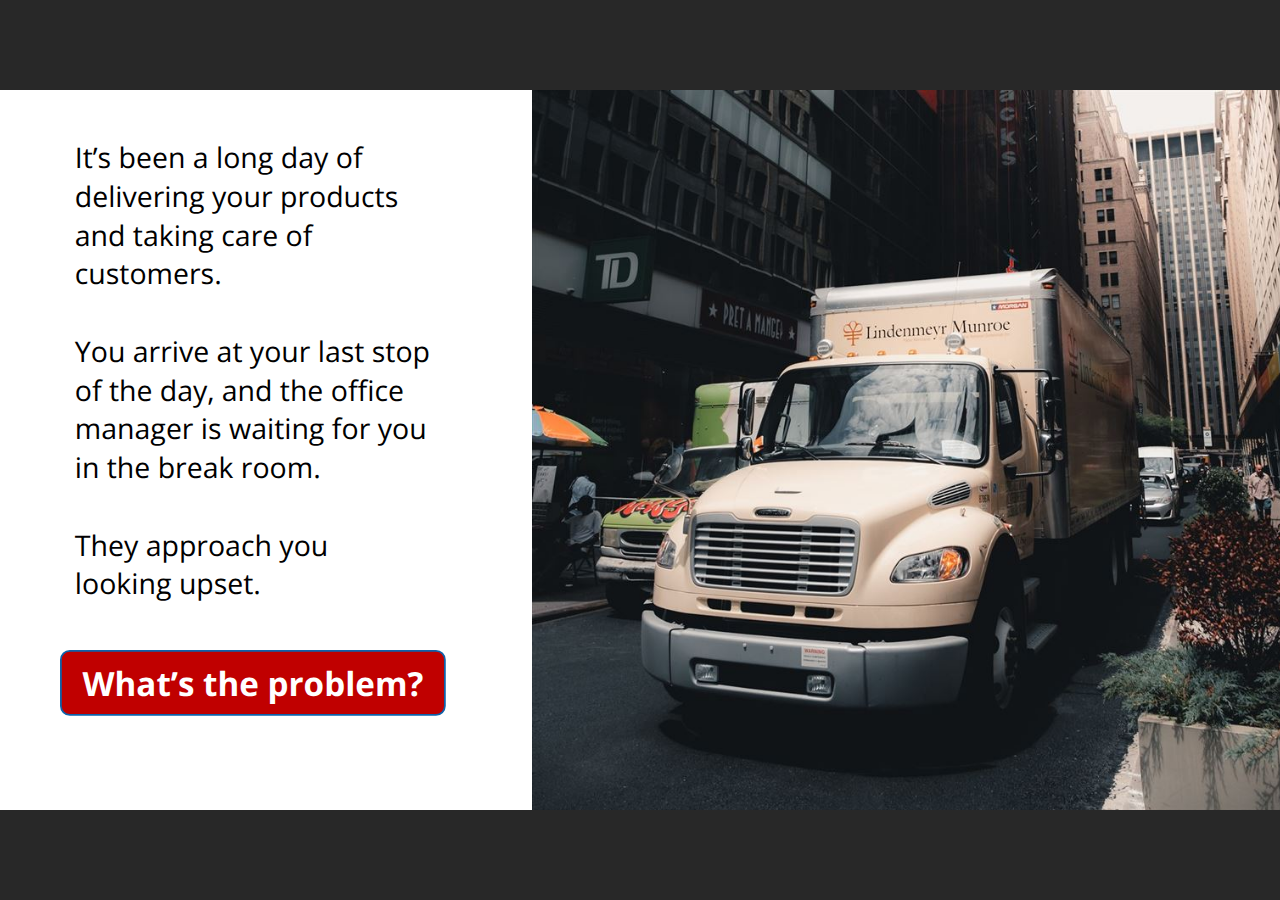
<file: index.html>
<!doctype html>
<html lang="en-US">
<head>
  <meta charset="utf-8">
  <!-- Created using Storyline 360 - http://www.articulate.com  -->
  <!-- version: 3.54.25674.0 -->
  <title>Customer Scenario</title>
  <meta http-equiv="x-ua-compatible" content="IE=edge"/>
  <meta name="viewport" content="width=device-width,initial-scale=1,user-scalable=no,shrink-to-fit=no,minimal-ui"/>
  <meta name="apple-mobile-web-app-capable" content="yes"/>
  <style>
    html, body { height: 100%; padding: 0; margin: 0 }
    #app { height: 100%; width: 100%; }
  </style>
  
  <script>window.THREE = { };</script>
</head>
<body style="background: #282828" class="cs-HTML theme-unified">
  <!-- 360 -->
  <script>!function(e){var i=/iPhone/i,o=/iPod/i,n=/iPad/i,t=/(?=.*\bAndroid\b)(?=.*\bMobile\b)/i,d=/Android/i,s=/(?=.*\bAndroid\b)(?=.*\bSD4930UR\b)/i,b=/(?=.*\bAndroid\b)(?=.*\b(?:KFOT|KFTT|KFJWI|KFJWA|KFSOWI|KFTHWI|KFTHWA|KFAPWI|KFAPWA|KFARWI|KFASWI|KFSAWI|KFSAWA)\b)/i,r=/IEMobile/i,h=/(?=.*\bWindows\b)(?=.*\bARM\b)/i,a=/BlackBerry/i,l=/BB10/i,p=/Opera Mini/i,f=/(CriOS|Chrome)(?=.*\bMobile\b)/i,u=/(?=.*\bFirefox\b)(?=.*\bMobile\b)/i,c=new RegExp("(?:Nexus 7|BNTV250|Kindle Fire|Silk|GT-P1000)","i"),w=function(e,i){return e.test(i)},A=function(e){var A=e||navigator.userAgent,v=A.split("[FBAN");if(void 0!==v[1]&&(A=v[0]),this.apple={phone:w(i,A),ipod:w(o,A),tablet:!w(i,A)&&w(n,A),device:w(i,A)||w(o,A)||w(n,A)},this.amazon={phone:w(s,A),tablet:!w(s,A)&&w(b,A),device:w(s,A)||w(b,A)},this.android={phone:w(s,A)||w(t,A),tablet:!w(s,A)&&!w(t,A)&&(w(b,A)||w(d,A)),device:w(s,A)||w(b,A)||w(t,A)||w(d,A)},this.windows={phone:w(r,A),tablet:w(h,A),device:w(r,A)||w(h,A)},this.other={blackberry:w(a,A),blackberry10:w(l,A),opera:w(p,A),firefox:w(u,A),chrome:w(f,A),device:w(a,A)||w(l,A)||w(p,A)||w(u,A)||w(f,A)},this.seven_inch=w(c,A),this.any=this.apple.device||this.android.device||this.windows.device||this.other.device||this.seven_inch,this.phone=this.apple.phone||this.android.phone||this.windows.phone,this.tablet=this.apple.tablet||this.android.tablet||this.windows.tablet,"undefined"==typeof window)return this},v=function(){var e=new A;return e.Class=A,e};"undefined"!=typeof module&&module.exports&&"undefined"==typeof window?module.exports=A:"undefined"!=typeof module&&module.exports&&"undefined"!=typeof window?module.exports=v():"function"==typeof define&&define.amd?define("isMobile",[],e.isMobile=v()):e.isMobile=v()}(this);
    window.isMobile.apple.tablet = window.isMobile.apple.tablet ||
      (navigator.platform === 'MacIntel' && navigator.maxTouchPoints > 1);
    window.isMobile.apple.device = window.isMobile.apple.device || window.isMobile.apple.tablet;
    window.isMobile.tablet = window.isMobile.tablet || window.isMobile.apple.tablet;
    window.isMobile.any = window.isMobile.any || window.isMobile.apple.tablet;
  </script>

  <div id="focus-sink" tabindex="-1"></div>

  <div id="preso"></div>
  <script>
    window.DS = {};
    window.globals = {
      DATA_PATH_BASE: '',
      HAS_FRAME: true,
      HAS_SLIDE: true,

      lmsPresent: false,
      tinCanPresent: false,
      cmi5Present: false,
      aoSupport: false,
      scale: 'noscale',
      captureRc: false,
      browserSize: 'optimal',
      bgColor: '#282828',
      features: 'ModernPlayerCustomBackground,MultipleQuizTracking',
      themeName: 'unified',
      preloaderColor: '#FFFFFF',
      suppressAnalytics: false,
      productChannel: 'stable',
      publishSource: 'storyline',
      aid: 'aid|861341f2-6086-4acf-bc2b-34cb2e4756c0',
      cid: '9d64092b-2c41-457f-a12b-f53a8be73038',
      playerVersion: '3.54.25674.0',
      maxIosVideoElements: 10,

      
      parseParams: function(qs) {
        if (window.globals.parsedParams != null) {
          return window.globals.parsedParams;
        }
        qs = (qs || window.location.search.substr(1)).split('+').join(' ');
        var params = {},
            tokens,
            re = /[?&]?([^=]+)=([^&]*)/g;

        while (tokens = re.exec(qs)) {
          params[decodeURIComponent(tokens[1]).trim()] =
            decodeURIComponent(tokens[2]).trim();
        }
        window.globals.parsedParams = params;
        return params;
      }

    };

    (function() {

      var classTypes = [ 'desktop', 'mobile', 'phone', 'tablet' ];

      var addDeviceClasses = function(prefix, testObj) {
        var curr, i;
        for (i = 0; i < classTypes.length; i++) {
          curr = classTypes[i];
          if (testObj[curr]) {
            document.body.classList.add(prefix + curr);
          }
        }
      };

      var params = window.globals.parseParams(),
          isDevicePreview = params.devicepreview === '1',
          isPhoneOverride = params.deviceType === 'phone' || (isDevicePreview && params.phone == '1'),
          isTabletOverride = (params.deviceType === 'tablet' || isDevicePreview) && !isPhoneOverride,
          isMobileOverride = isPhoneOverride || isTabletOverride;

      var deviceView = {
        desktop: !window.isMobile.any && !isMobileOverride,
        mobile: window.isMobile.any || isMobileOverride,
        phone: isPhoneOverride || (window.isMobile.phone && !isTabletOverride),
        tablet: isTabletOverride || window.isMobile.tablet
      };

      window.globals.deviceView = deviceView;
      window.isMobile.desktop = !window.isMobile.any;
      window.isMobile.mobile = window.isMobile.any;

      addDeviceClasses('view-', deviceView);

    })();
  </script>
  
  <script src='story_content/user.js' type=text/javascript></script>
  <div class="slide-loader"></div>

  <script>
    var doc = document, loader = doc.body.querySelector('.slide-loader'); [ 1, 2, 3 ].forEach(function(n) { var d = doc.createElement('div'); d.style.backgroundColor = window.globals.preloaderColor; d.classList.add('mobile-loader-dot'); d.classList.add('dot' + n); loader.appendChild(d); });
  </script>

  <div class="mobile-load-title-overlay" style="display: none">
    <div class="mobile-load-title">Customer Scenario</div>
  </div>

  <div class="mobile-chrome-warning"></div>

  <script>
    
    if (window.autoSpider && window.vInterfaceObject) {
      document.querySelector('.mobile-load-title-overlay').style.display = 'none';
    }
  </script>

  

  <link rel="stylesheet" href="html5/data/css/output.min.css" data-noprefix/>
</body>
<script src="html5/lib/scripts/bootstrapper.min.js"></script>
</html>
</file>
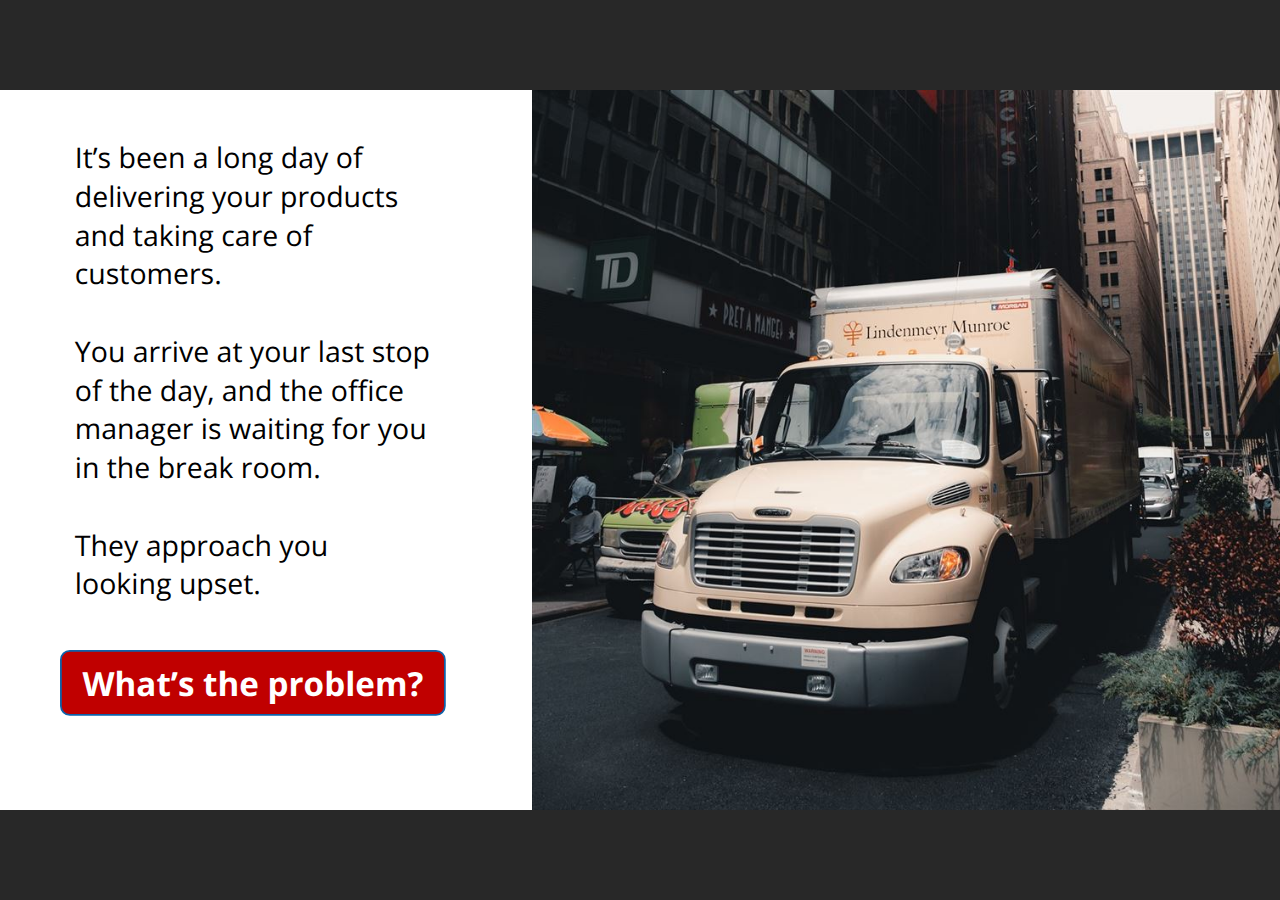
<file: index_lms.html>
<!doctype html>
<html lang="en-US">
<head>
  <meta charset="utf-8">
  <!-- Created using Storyline 360 - http://www.articulate.com  -->
  <!-- version: 3.54.25674.0 -->
  <title>Customer Scenario</title>
  <meta http-equiv="x-ua-compatible" content="IE=edge"/>
  <meta name="viewport" content="width=device-width,initial-scale=1,user-scalable=no,shrink-to-fit=no,minimal-ui"/>
  <meta name="apple-mobile-web-app-capable" content="yes"/>
  <style>
    html, body { height: 100%; padding: 0; margin: 0 }
    #app { height: 100%; width: 100%; }
  </style>
  <script src="lms/scormdriver.js" charset="utf-8"></script>
  <script>window.THREE = { };</script>
</head>
<body style="background: #282828" class="cs-HTML theme-unified">
  <!-- 360 -->
  <script>!function(e){var i=/iPhone/i,o=/iPod/i,n=/iPad/i,t=/(?=.*\bAndroid\b)(?=.*\bMobile\b)/i,d=/Android/i,s=/(?=.*\bAndroid\b)(?=.*\bSD4930UR\b)/i,b=/(?=.*\bAndroid\b)(?=.*\b(?:KFOT|KFTT|KFJWI|KFJWA|KFSOWI|KFTHWI|KFTHWA|KFAPWI|KFAPWA|KFARWI|KFASWI|KFSAWI|KFSAWA)\b)/i,r=/IEMobile/i,h=/(?=.*\bWindows\b)(?=.*\bARM\b)/i,a=/BlackBerry/i,l=/BB10/i,p=/Opera Mini/i,f=/(CriOS|Chrome)(?=.*\bMobile\b)/i,u=/(?=.*\bFirefox\b)(?=.*\bMobile\b)/i,c=new RegExp("(?:Nexus 7|BNTV250|Kindle Fire|Silk|GT-P1000)","i"),w=function(e,i){return e.test(i)},A=function(e){var A=e||navigator.userAgent,v=A.split("[FBAN");if(void 0!==v[1]&&(A=v[0]),this.apple={phone:w(i,A),ipod:w(o,A),tablet:!w(i,A)&&w(n,A),device:w(i,A)||w(o,A)||w(n,A)},this.amazon={phone:w(s,A),tablet:!w(s,A)&&w(b,A),device:w(s,A)||w(b,A)},this.android={phone:w(s,A)||w(t,A),tablet:!w(s,A)&&!w(t,A)&&(w(b,A)||w(d,A)),device:w(s,A)||w(b,A)||w(t,A)||w(d,A)},this.windows={phone:w(r,A),tablet:w(h,A),device:w(r,A)||w(h,A)},this.other={blackberry:w(a,A),blackberry10:w(l,A),opera:w(p,A),firefox:w(u,A),chrome:w(f,A),device:w(a,A)||w(l,A)||w(p,A)||w(u,A)||w(f,A)},this.seven_inch=w(c,A),this.any=this.apple.device||this.android.device||this.windows.device||this.other.device||this.seven_inch,this.phone=this.apple.phone||this.android.phone||this.windows.phone,this.tablet=this.apple.tablet||this.android.tablet||this.windows.tablet,"undefined"==typeof window)return this},v=function(){var e=new A;return e.Class=A,e};"undefined"!=typeof module&&module.exports&&"undefined"==typeof window?module.exports=A:"undefined"!=typeof module&&module.exports&&"undefined"!=typeof window?module.exports=v():"function"==typeof define&&define.amd?define("isMobile",[],e.isMobile=v()):e.isMobile=v()}(this);
    window.isMobile.apple.tablet = window.isMobile.apple.tablet ||
      (navigator.platform === 'MacIntel' && navigator.maxTouchPoints > 1);
    window.isMobile.apple.device = window.isMobile.apple.device || window.isMobile.apple.tablet;
    window.isMobile.tablet = window.isMobile.tablet || window.isMobile.apple.tablet;
    window.isMobile.any = window.isMobile.any || window.isMobile.apple.tablet;
  </script>

  <div id="focus-sink" tabindex="-1"></div>

  <div id="preso"></div>
  <script>
    window.DS = {};
    window.globals = {
      DATA_PATH_BASE: '',
      HAS_FRAME: true,
      HAS_SLIDE: true,

      lmsPresent: true,
      tinCanPresent: false,
      cmi5Present: false,
      aoSupport: false,
      scale: 'noscale',
      captureRc: false,
      browserSize: 'optimal',
      bgColor: '#282828',
      features: 'ModernPlayerCustomBackground,MultipleQuizTracking',
      themeName: 'unified',
      preloaderColor: '#FFFFFF',
      suppressAnalytics: false,
      productChannel: 'stable',
      publishSource: 'storyline',
      aid: 'aid|861341f2-6086-4acf-bc2b-34cb2e4756c0',
      cid: '9d64092b-2c41-457f-a12b-f53a8be73038',
      playerVersion: '3.54.25674.0',
      maxIosVideoElements: 10,

      
      parseParams: function(qs) {
        if (window.globals.parsedParams != null) {
          return window.globals.parsedParams;
        }
        qs = (qs || window.location.search.substr(1)).split('+').join(' ');
        var params = {},
            tokens,
            re = /[?&]?([^=]+)=([^&]*)/g;

        while (tokens = re.exec(qs)) {
          params[decodeURIComponent(tokens[1]).trim()] =
            decodeURIComponent(tokens[2]).trim();
        }
        window.globals.parsedParams = params;
        return params;
      }

    };

    (function() {

      var classTypes = [ 'desktop', 'mobile', 'phone', 'tablet' ];

      var addDeviceClasses = function(prefix, testObj) {
        var curr, i;
        for (i = 0; i < classTypes.length; i++) {
          curr = classTypes[i];
          if (testObj[curr]) {
            document.body.classList.add(prefix + curr);
          }
        }
      };

      var params = window.globals.parseParams(),
          isDevicePreview = params.devicepreview === '1',
          isPhoneOverride = params.deviceType === 'phone' || (isDevicePreview && params.phone == '1'),
          isTabletOverride = (params.deviceType === 'tablet' || isDevicePreview) && !isPhoneOverride,
          isMobileOverride = isPhoneOverride || isTabletOverride;

      var deviceView = {
        desktop: !window.isMobile.any && !isMobileOverride,
        mobile: window.isMobile.any || isMobileOverride,
        phone: isPhoneOverride || (window.isMobile.phone && !isTabletOverride),
        tablet: isTabletOverride || window.isMobile.tablet
      };

      window.globals.deviceView = deviceView;
      window.isMobile.desktop = !window.isMobile.any;
      window.isMobile.mobile = window.isMobile.any;

      addDeviceClasses('view-', deviceView);

    })();
  </script>
  
  <script src='story_content/user.js' type=text/javascript></script>
  <div class="slide-loader"></div>

  <script>
    var doc = document, loader = doc.body.querySelector('.slide-loader'); [ 1, 2, 3 ].forEach(function(n) { var d = doc.createElement('div'); d.style.backgroundColor = window.globals.preloaderColor; d.classList.add('mobile-loader-dot'); d.classList.add('dot' + n); loader.appendChild(d); });
  </script>

  <div class="mobile-load-title-overlay" style="display: none">
    <div class="mobile-load-title">Customer Scenario</div>
  </div>

  <div class="mobile-chrome-warning"></div>

  <script>
    
    if (window.autoSpider && window.vInterfaceObject) {
      document.querySelector('.mobile-load-title-overlay').style.display = 'none';
    }
  </script>

  

  <link rel="stylesheet" href="html5/data/css/output.min.css" data-noprefix/>
</body>
<script src="html5/lib/scripts/bootstrapper.min.js"></script>
</html>
</file>
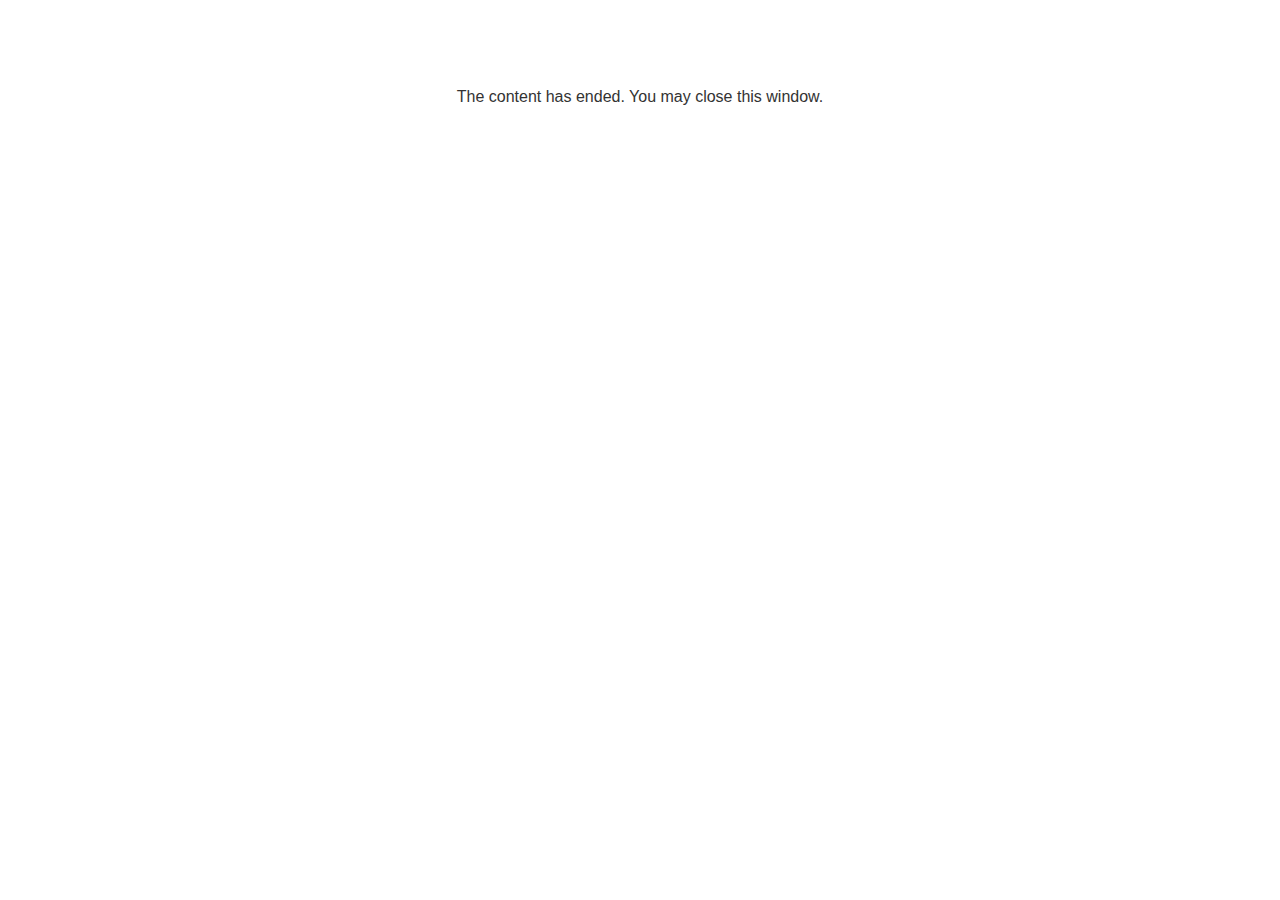
<file: lms/goodbye.html>
<!doctype html>
<html>
<body style="background-color: #ffffff;">

<p role="alert" style="color: #333333;font-family: Open Sans, articulate, tahoma, arial;font-size: medium;text-align: center;">
<br><br><br><br>
The content has ended. You may close this window.
</p>

</body>
</html>
</file>
<file: html5/data/css/output.min.css>
@font-face {
  font-family: 'Open SansBold CharsBold27352F22';
  src: url('[data-uri]');
  font-style: normal;
  font-weight: normal;
}
@font-face {
  font-family: 'Open Sans Charset1_ 6Rv0B2A510C';
  src: url('[data-uri]');
  font-style: normal;
  font-weight: normal;
}
@font-face {
  font-family: 'Open Sans Charset0_v9TY33EDE6F2';
  src: url('[data-uri]');
  font-style: normal;
  font-weight: normal;
}
@font-face {
  font-family: 'Open SansBold CharsBoldE47A47C6';
  src: url('[data-uri]');
  font-style: normal;
  font-weight: normal;
}
.cs-HTML {
  background: rgba(40, 40, 40, 1);
}
.cs-npnxnanbnsnfns00000000001 .cs-infopanel  {
  box-shadow: 0 1px 0 rgba(0, 0, 0, 0);
  background: rgba(255, 255, 255, 1);
}
.cs-npnxnanbnsnfns00000000001 .cs-infopanel .cs-link {
  color: rgba(186, 187, 186, 1);
}
.cs-npnxnanbnsnfns00000000001 .cs-infopanel .cs-link:hover {
  color: rgba(255, 255, 255, 1);
}
.cs-npnxnanbnsnfns00000000001 .cs-infopanel .cs-name {
  color: rgba(68, 68, 68, 1);
}
.cs-npnxnanbnsnfns00000000001 .cs-infopanel .cs-title {
  color: rgba(153, 153, 153, 1);
}
.cs-npnxnanbnsnfns00000000001 .cs-infopanelpopup  {
  box-shadow: 0 1px 0 rgba(0, 0, 0, 0);
  background: rgba(0, 0, 0, 0);
}
.cs-npnxnanbnsnfns00000000001 .cs-infopanelpopup .cs-link {
  color: rgba(255, 0, 0, 1);
}
.cs-npnxnanbnsnfns00000000001 .cs-infopanelpopup .cs-link:hover {
  color: rgba(255, 255, 255, 1);
}
.cs-npnxnanbnsnfns00000000001 .cs-infopanelpopup .cs-name {
  color: rgba(255, 255, 255, 1);
}
.cs-npnxnanbnsnfns00000000001 .cs-infopanelpopup .cs-bio {
  color: rgba(186, 187, 186, 1);
}
.cs-npnxnanbnsnfns00000000001 .cs-timer  {
  color: rgba(186, 187, 186, 1);
}
.cs-npnxnanbnsnfns00000000001 .cs-duration stop:first-child {
  stop-color: rgba(60, 60, 60, 1);
}
.cs-npnxnanbnsnfns00000000001 .cs-duration stop:last-child {
  stop-color: rgba(60, 60, 60, 1);
}
.cs-npnxnanbnsnfns00000000001 .cs-elapsed stop:first-child {
  stop-color: rgba(254, 227, 71, 1);
}
.cs-npnxnanbnsnfns00000000001 .cs-elapsed stop:last-child {
  stop-color: rgba(254, 227, 71, 1);
}
.cs-npnxnanbnsnfns00000000001 .cs-timer .cs-pie .cs-innerstroke {
  stroke: rgba(199, 199, 199, 1);
}
.cs-npnxnanbnsnfns00000000001 .cs-timer .cs-pie .cs-innerborder {
  stroke: rgba(255, 255, 255, 1);
}
.cs-npnxnanbnsnfns00000000001 .cs-window  {
  box-shadow: 0 8px 5px rgba(0, 0, 0, 0.2);
  border-color: rgba(49, 99, 0, 0);
  background: rgba(33, 33, 33, 1);
  color: rgba(248, 248, 248, 1);
}
.cs-npnxnanbnsnfns00000000001 .cs-window .cs-diva {
  border-color: rgba(78, 78, 78, 1);
}
.cs-npnxnanbnsnfns00000000001 .cs-window .cs-divb {
  border-color: rgba(78, 78, 78, 0);
}
.cs-npnxnanbnsnfns00000000001 .cs-editor .cs-editor-slide {
  color: rgba(226, 226, 226, 1);
}
.cs-npnxnanbnsnfns00000000001 .cs-editor .cs-editor-html {
  color: rgba(186, 187, 186, 1);
}
.cs-npnxnanbnsnfns00000000001 .cs-editor .cs-editor-button {
  text-shadow: 0 1px 0 rgba(0, 0, 0, 0);
  color: rgba(255, 255, 255, 1);
  border-color: rgba(211, 211, 211, 1);
  background: rgba(34, 34, 34, 1);
}
.cs-npnxnanbnsnfns00000000001 .cs-editor .cs-editor-button:hover {
  background: rgba(68, 68, 68, 1);
}
.cs-npnxnanbnsnfns00000000001 .cs-editor .cs-editor-button:active {
  background: rgba(68, 68, 68, 1);
}
.cs-npnxnanbnsnfns00000000001 .cs-listitem  {
  color: rgba(186, 187, 186, 1);
  border-color: none;
  border: 1px solid transparent;
}
.cs-npnxnanbnsnfns00000000001 .cs-listitem:hover {
  background: rgba(255, 255, 255, 0.06);
  border-color: rgba(108, 108, 108, 1) !important;
  border-width: 1px;
  border-radius: 2px;
  border-style: solid;
  box-sizing: border-box;
}
.cs-npnxnanbnsnfns00000000001 .cs-listitem.hover {
  background: rgba(255, 255, 255, 0.06);
  border-color: rgba(108, 108, 108, 1) !important;
  border-width: 1px;
  border-radius: 2px;
  border-style: solid;
  box-sizing: border-box;
}
.cs-npnxnanbnsnfns00000000001 .cs-glossary  {
  color: rgba(186, 187, 186, 1);
}
.cs-npnxnanbnsnfns00000000001 .cs-glossary .cs-scrolling-panel {
  background: rgba(0, 0, 0, 0);
}
.cs-npnxnanbnsnfns00000000001 .cs-glossary .cs-term.cs-selected .cs-choice-list-trigger {
  color: rgba(255, 255, 255, 1);
  background: rgba(255, 255, 255, 1);
}
.cs-npnxnanbnsnfns00000000001 .cs-glossary .cs-term.cs-selected .cs-choice-list-trigger:focus {
  color: rgba(255, 255, 255, 1);
  background: rgba(255, 255, 255, 1);
}
.cs-npnxnanbnsnfns00000000001 .cs-glossary .cs-term:hover .cs-choice-list-trigger {
  background: rgba(186, 187, 186, 1);
}
.cs-npnxnanbnsnfns00000000001 .cs-glossary .cs-term.hover .cs-choice-list-trigger {
  background: rgba(186, 187, 186, 1);
}
.cs-npnxnanbnsnfns00000000001 .cs-glossary .cs-term .cs-choice-list-trigger:focus {
  background: rgba(186, 187, 186, 1);
}
.cs-npnxnanbnsnfns00000000001 .cs-glossary .cs-diva {
  border-color: rgba(0, 0, 0, 0);
}
.cs-npnxnanbnsnfns00000000001 .cs-glossary .cs-divb {
  border-color: rgba(0, 0, 0, 0);
}
.cs-npnxnanbnsnfns00000000001 .cs-glossary .cs-divc {
  border-color: rgba(0, 0, 0, 0);
}
.cs-npnxnanbnsnfns00000000001 .cs-glossary .cs-heading {
  color: rgba(248, 248, 248, 1);
  font-weight: 700;
}
.note-content p span {
  color: rgba(186, 187, 186, 1);
  line-height: 1.4em;
  font-size: 103.769%;
}
.cs-npnxnanbnsnfns00000000001 .cs-resource .cs-separator {
  border-color: rgba(0, 0, 0, 0);
}
.cs-npnxnanbnsnfns00000000001 .cs-outline  {
  color: rgba(45, 45, 45, 1);
}
.cs-npnxnanbnsnfns00000000001 .cs-outline .cs-diva {
  border-color: rgba(0, 0, 0, 0);
}
.cs-npnxnanbnsnfns00000000001 .cs-outline .cs-divb {
  border-color: rgba(0, 0, 0, 0);
}
.cs-npnxnanbnsnfns00000000001 .cs-outline .cs-divc {
  border-color: rgba(0, 0, 0, 0);
}
.cs-npnxnanbnsnfns00000000001 .cs-outline .cs-search-filter:hover {
  color: rgba(0, 0, 0, 0);
}
.cs-npnxnanbnsnfns00000000001 .cs-outline .cs-search-filter.hover {
  color: rgba(0, 0, 0, 0);
}
.cs-npnxnanbnsnfns00000000001 .cs-transcript  {
  color: rgba(255, 255, 255, 1);
}
.cs-npnxnanbnsnfns00000000001 .cs-transcript .cs-div {
  border-color: rgba(0, 0, 0, 0);
}
.cs-npnxnanbnsnfns00000000001 .cs-tabs:not(.topmenu-item) {
  color: rgba(248, 248, 248, 1);
}
.cs-npnxnanbnsnfns00000000001 .cs-tabs .cs-inner-button:not(.topmenu-item) {
  text-shadow: 0 1px 0 rgba(0, 0, 0, 0);
}
.cs-npnxnanbnsnfns00000000001 .cs-tabs:hover:not(.topmenu-item) {
  color: rgba(248, 248, 248, 1);
}
.cs-npnxnanbnsnfns00000000001 .cs-tabs.cs-selected {
  background: rgba(0, 0, 0, 0);
  color: rgba(248, 248, 248, 1);
}
.cs-npnxnanbnsnfns00000000001 .cs-seekcontrol  {
  background: rgba(0, 0, 0, 0);
  border-color: rgba(0, 0, 0, 0);
}
.cs-npnxnanbnsnfns00000000001 .cs-seekcontrol .cs-button:hover .cs-icon {
  fill: rgba(255, 255, 255, 1);
}
.cs-npnxnanbnsnfns00000000001 .cs-seekcontrol .cs-button.hover .cs-icon {
  fill: rgba(255, 255, 255, 1);
}
.cs-npnxnanbnsnfns00000000001 .cs-seekcontrol .cs-button .cs-icon-shadow {
  fill: rgba(0, 0, 0, 0);
}
.cs-npnxnanbnsnfns00000000001 .cs-seekcontrol .cs-button .cs-icon {
  fill: rgba(180, 180, 180, 1);
}
.cs-npnxnanbnsnfns00000000001 .cs-seekcontrol .cs-seek .cs-fill {
  background: rgba(255, 255, 255, 0.6);
}
.cs-npnxnanbnsnfns00000000001 .cs-seekcontrol .cs-seek {
  background: rgba(108, 108, 108, 1);
  border-color: rgba(0, 0, 0, 0);
}
.cs-npnxnanbnsnfns00000000001 .cs-searchinput .cs-input {
  color: rgba(186, 187, 186, 1);
  border-color: rgba(0, 0, 0, 0);
  background: rgba(255, 255, 255, 0.06);
}
.cs-npnxnanbnsnfns00000000001 .cs-searchinput .cs-input:focus {
  color: rgba(248, 248, 248, 1);
  background: rgba(41, 41, 41, 1);
}
.cs-npnxnanbnsnfns00000000001 .cs-searchinput .cs-input:hover {
  box-shadow: inset 0 0 1px 0 rgba(69, 126, 19, 0);
}
.cs-npnxnanbnsnfns00000000001 .cs-searchinput .cs-input.hover {
  box-shadow: inset 0 0 1px 0 rgba(69, 126, 19, 0);
}
.cs-npnxnanbnsnfns00000000001 .cs-searchinput .cs-button .cs-icon {
  fill: rgba(186, 187, 186, 1);
}
.cs-npnxnanbnsnfns00000000001 .cs-searchinput .cs-button:hover {
  fill: rgba(63, 133, 0, 1);
}
.cs-npnxnanbnsnfns00000000001 .cs-searchinput .cs-button.hover {
  fill: rgba(63, 133, 0, 1);
}
.cs-npnxnanbnsnfns00000000001 .cs-menu  {
  box-shadow: 0 1px 0 rgba(0, 0, 0, 0);
  background: rgba(33, 33, 33, 1);
}
.cs-npnxnanbnsnfns00000000001 .cs-topmenu-item.active .cs-tab {
  background: rgba(33, 33, 33, 1);
}
.cs-npnxnanbnsnfns00000000001 .cs-logo  {
  box-shadow: 0 1px 0 rgba(37, 75, 0, 1);
  background: rgba(255, 255, 255, 0);
}
.cs-npnxnanbnsnfns00000000001 .cs-checkbox  {
  color: rgba(255, 255, 255, 1);
}
.cs-npnxnanbnsnfns00000000001 .cs-checkbox:hover {
  border-color: rgba(175, 221, 130, 1);
}
.cs-npnxnanbnsnfns00000000001 .cs-checkbox.hover {
  border-color: rgba(175, 221, 130, 1);
}
.cs-npnxnanbnsnfns00000000001 .cs-checkbox .cs-box {
  color: rgba(255, 255, 255, 1);
  border-color: rgba(42, 83, 0, 1);
}
.cs-npnxnanbnsnfns00000000001 .cs-checkbox .cs-box:checked::after {
  color: rgba(43, 196, 0, 1);
}
.cs-npnxnanbnsnfns00000000001 .cs-button  {
  text-shadow: 0 1px 0 rgba(0, 0, 0, 0);
  color: rgba(186, 187, 186, 1);
  border-color: rgba(0, 0, 0, 0);
  background: rgba(0, 0, 0, 0);
  box-shadow: 0 1px 0 rgba(0, 0, 0, 0);
}
.cs-npnxnanbnsnfns00000000001 .cs-button .cs-icon {
  fill: rgba(186, 187, 186, 1);
}
.cs-npnxnanbnsnfns00000000001 .cs-button .cs-icon-shadow {
  fill: rgba(0, 0, 0, 0);
}
.cs-npnxnanbnsnfns00000000001 .cs-button:hover {
  background: rgba(248, 248, 248, 1);
}
.cs-npnxnanbnsnfns00000000001 .cs-button.hover {
  background: rgba(248, 248, 248, 1);
}
.cs-npnxnanbnsnfns00000000001 .cs-button:active {
  background: rgba(0, 0, 0, 0);
}
.cs-npnxnanbnsnfns00000000001 .cs-button.cs-disabled:hover {
  background: rgba(0, 0, 0, 0);
}
.cs-npnxnanbnsnfns00000000001 .cs-button.cs-disabled.hover {
  background: rgba(0, 0, 0, 0);
}
.cs-npnxnanbnsnfns00000000001 .cs-button.cs-disabled:active {
  background: rgba(0, 0, 0, 0);
}
.cs-npnxnanbnsnfns00000000001 .cs-button.cs-volume:hover {
  background: rgba(0, 0, 0, 0);
}
.cs-npnxnanbnsnfns00000000001 .cs-button.cs-volume.hover {
  background: rgba(0, 0, 0, 0);
}
.cs-npnxnanbnsnfns00000000001 .cs-button.cs-volume:active {
  background: rgba(0, 0, 0, 0);
}
.cs-npnxnanbnsnfns00000000001.cs-base  {
  color: rgba(186, 187, 186, 1);
  border-color: rgba(40, 40, 40, 1);
  background: rgba(40, 40, 40, 1);
}
.cs-npnxnanbnsnfns00000000001.cs-base .cs-separator .cs-diva {
  background: rgba(69, 69, 69, 1);
}
.cs-npnxnanbnsnfns00000000001.cs-base .cs-separator .cs-divb {
  background: rgba(0, 0, 0, 0);
}
.cs-npnxnanbnsnfns00000000001.cs-base .cs-topmenu-item.active .cs-tab {
  border-color: rgba(69, 69, 69, 1);
}
.cs-npnxnanbnsnfns00000000001.cs-base .cs-topmenu-item.active .cs-panel {
  border-color: rgba(69, 69, 69, 1);
}
.cs-npnxnanbnsnfns00000000001.cs-base .cs-left {
  background: rgba(33, 33, 33, 1);
}
.cs-npnxnanbnsnfns00000000001.cs-base .cs-area-primary .cs-slide-container {
  background: rgba(40, 40, 40, 1);
}
.cs-npnxnanbnsnfns00000000001.cs-base.cs-custom-theme .cs-brandhighlight-bg {
  background: rgba(79, 189, 244, 1) !important;
}
.cs-npnxnanbnsnfns00000000001.cs-base.cs-custom-theme .cs-brandhighlight-secondary-bg {
  background: rgba(255, 255, 255, 1) !important;
}
.cs-npnxnanbnsnfns00000000001.cs-base.cs-custom-theme .cs-brandhighlight-border {
  border-color: rgba(79, 189, 244, 1) !important;
}
.cs-npnxnanbnsnfns00000000001.cs-base.cs-custom-theme .cs-brandhighlight-text {
  color: rgba(79, 189, 244, 1) !important;
}
.cs-npnxnanbnsnfns00000000001.cs-base.cs-custom-theme .cs-brandhighlight-fill {
  fill: rgba(79, 189, 244, 1) !important;
}
.cs-npnxnanbnsnfns00000000001.cs-base.cs-custom-theme .cs-listitem.cs-selected {
  background-color: rgba(255, 255, 255, 0.06) !important;
}
.cs-npnxnanbnsnfns00000000001 .cs-volume::-moz-range-thumb {
  border-color: rgba(43, 85, 0, 1);
  box-shadow: inset 0 0 1px 0 rgba(43, 85, 0, 1);
  background: rgba(255, 255, 255, 1);
}
.cs-npnxnanbnsnfns00000000001 .cs-volume::-ms-thumb {
  border-color: rgba(43, 85, 0, 1);
  box-shadow: inset 0 0 1px 0 rgba(43, 85, 0, 1);
  background: rgba(255, 255, 255, 1);
}
.cs-npnxnanbnsnfns00000000001 .cs-volume::-webkit-slider-thumb {
  border-color: rgba(43, 85, 0, 1);
  box-shadow: inset 0 0 1px 0 rgba(43, 85, 0, 1);
  background: rgba(255, 255, 255, 1);
}
.cs-npnxnanbnsnfns00000000001 .cs-volume::-moz-range-track {
  border-color: rgba(66, 140, 1, 1);
  background: rgba(108, 108, 108, 1);
}
.cs-npnxnanbnsnfns00000000001 .cs-volume::-ms-track {
  border-color: rgba(66, 140, 1, 1);
  background: rgba(108, 108, 108, 1);
}
.cs-npnxnanbnsnfns00000000001 .cs-volume::-webkit-slider-runnable-track {
  border-color: rgba(66, 140, 1, 1);
  background: rgba(108, 108, 108, 1);
}
body.show-focus .tab-focus-box {
  box-shadow: 0 0 0 1px rgba(255, 255, 0, 1), 0 0 0 3px rgba(0, 29, 98, 1), 0 0 5px 5px rgba(255, 255, 0, 1);
  border-color: transparent;
  outline: 2px transparent solid;
}
.skipnav {
  box-shadow: 0 0 0 1px rgba(255, 255, 0, 1), 0 0 0 3px rgba(0, 29, 98, 1), 0 0 5px 5px rgba(255, 255, 0, 1);
  border-color: transparent;
  outline: 2px transparent solid;
}
.cs-npnxnanbnsnfns00000000001 .cs-listitem:hover {
  color: none;
}
.cs-npnxnanbnsnfns00000000001 .cs-listitem.hover {
  color: none;
}
.cs-npnxnanbnsnfns00000000001 .cs-listitem.cs-viewed {
  color: #BABBBA;
}
.cs-npnxnanbnsnfns00000000001 .cs-listitem {
  color: #BABBBA;
}
.cs-npnxnanbnsnfns00000000001 .cs-listitem:hover .cs-icon-carrot * {
  fill: none;
}
.cs-npnxnanbnsnfns00000000001 .cs-listitem.hover .cs-icon-carrot * {
  fill: none;
}
.cs-npnxnanbnsnfns00000000001 .cs-listitem .cs-icon-carrot {
  color: none;
  top: calc(3px);
}
.cs-npnxnanbnsnfns00000000001 .cs-listitem .cs-icon-carrot .cs-shadow {
  color: #F8F8F8;
}
.cs-npnxnanbnsnfns00000000001 .item-collapsible .is-scene {
  color: #F8F8F8 !important;
  font-weight: 700;
}
.cs-npnxnanbnsnfns00000000001 .is-scene .cs-icon-carrot * {
  color: #F8F8F8 !important;
  font-weight: 700;
}
.cs-npnxnanbnsnfns00000000001 .is-scene:not(.outline-links-collapse) > a {
  color: #F8F8F8;
}
.cs-npnxnanbnsnfns00000000001 .is-scene:not(.outline-links-collapse) .cs-icon-carrot * {
  fill: none !important;
  color: #F8F8F8 !important;
}
.cs-npnxnanbnsnfns00000000001 .tabs, .cs-npnxnanbnsnfns00000000001 .cs-logo {
  border-bottom: 1px solid rgba(108, 108, 108, 1);
}
.cs-npnxnanbnsnfns00000000001 .area-secondary-wrapper:after {
  background-image: url('[data-uri]');
  background-size: 100%;
}
.cs-npnxnanbnsnfns00000000001 .panel-footer {
  background: #212121;
}
.cs-npnxnanbnsnfns00000000001 #outline-search {
  background: rgba(255, 255, 255, 0.06);
  border-color: rgba(108, 108, 108, 1);
  border-width: 1px;
  border-style: solid;
}
.cs-npnxnanbnsnfns00000000001 .topmenu-panel #outline-search {
  background: #545454;
}
.cs-npnxnanbnsnfns00000000001 .search-icon circle, .cs-npnxnanbnsnfns00000000001 .search-icon path {
  stroke: #BABBBA;
}
.cs-npnxnanbnsnfns00000000001 #outline-search input[type   =search] {
  color: #F8F8F8;
}
.cs-npnxnanbnsnfns00000000001 #outline-search ::-webkit-input-placeholder {
  color: #BABBBA !important;
}
.cs-npnxnanbnsnfns00000000001 #outline-search :-ms-input-placeholder {
  color: #BABBBA !important;
}
.cs-npnxnanbnsnfns00000000001 #outline-search ::-moz-placeholder {
  color: #BABBBA !important;
  opacity: 1;
}
.cs-npnxnanbnsnfns00000000001 .cs-topmenu-item.active, body:not(.is-touchable-tablet) .cs-npnxnanbnsnfns00000000001 .cs-topmenu-item:hover {
  color: #F8F8F8;
}
.cs-npnxnanbnsnfns00000000001 .cs-topmenu-item.button-tapped {
  color: #F8F8F8;
}
.cs-npnxnanbnsnfns00000000001 .cs-topmenu-item.active .cs-tab, .cs-npnxnanbnsnfns00000000001 .cs-topmenu-item .cs-tab {
  background: transparent !important;
  border: none !important;
}
.cs-npnxnanbnsnfns00000000001 .top-tabs-drop-icon div {
  background: #BABBBA;
}
.cs-npnxnanbnsnfns00000000001 .cs-panel.topmenu-panel .panel-content, .cs-npnxnanbnsnfns00000000001 .top-tabs-drop {
  background: #212121;
}
.cs-npnxnanbnsnfns00000000001 .cs-topmenu-item.active .cs-panel {
  background: #212121;
}
.cs-npnxnanbnsnfns00000000001 .cs-menu.topmenu-panel, .cs-npnxnanbnsnfns00000000001 .top-tabs-drop {
  border: 1px solid rgba(69, 69, 69, 1) !important;
  border-radius: 3px;
}
.cs-npnxnanbnsnfns00000000001 .resources .resources-list a:hover {
  background: rgba(255, 255, 255, 0.06);
}
body:not(.is-touchable-tablet) .cs-npnxnanbnsnfns00000000001 .resources .resources-list a:hover {
  background: rgba(255, 255, 255, 0.06);
}
.cs-npnxnanbnsnfns00000000001 .resources .resources-list a.hover {
  background: rgba(255, 255, 255, 0.06);
}
body:not(.is-touchable-tablet) .cs-npnxnanbnsnfns00000000001 .resources .resources-list a.hover {
  background: rgba(255, 255, 255, 0.06);
}
.cs-npnxnanbnsnfns00000000001 .resources .resources-list a.button-tapped {
  background: rgba(255, 255, 255, 0.06);
}
.cs-npnxnanbnsnfns00000000001 .cs-icon path, .cs-npnxnanbnsnfns00000000001 .cs-icon rect, .cs-npnxnanbnsnfns00000000001 .cs-icon polygon, .cs-npnxnanbnsnfns00000000001 .menu-icon-wrapper.menu-icon-wrapper-hover path {
  fill: #BABBBA;
}
.cs-npnxnanbnsnfns00000000001 .cs-icon .icon-stroke-only {
  fill: none !important;
  stroke: #BABBBA !important;
}
body:not(.is-touchable-tablet) .cs-npnxnanbnsnfns00000000001 .cs-button:hover .cs-icon path, body:not(.is-touchable-tablet) .cs-npnxnanbnsnfns00000000001 .cs-button:hover .cs-icon rect, body:not(.is-touchable-tablet) .cs-npnxnanbnsnfns00000000001 .cs-button:hover .cs-icon polygon {
  fill: #F8F8F8;
}
body:not(.is-touchable-tablet) .cs-npnxnanbnsnfns00000000001 .cs-tabs:hover .search-icon circle, body:not(.is-touchable-tablet) .cs-npnxnanbnsnfns00000000001 .cs-tabs:hover .search-icon path {
  stroke: #F8F8F8;
}
.cs-npnxnanbnsnfns00000000001 .cs-button.button-tapped .cs-icon path, .cs-npnxnanbnsnfns00000000001 .cs-button.button-tapped .cs-icon rect, .cs-npnxnanbnsnfns00000000001 .cs-button.button-tapped .cs-icon polygon {
  fill: #F8F8F8;
}
body:not(.is-touchable-tablet) .cs-npnxnanbnsnfns00000000001 .cs-button:hover .cs-icon .icon-stroke-only {
  fill: none !important;
  stroke: #F8F8F8 !important;
}
.cs-npnxnanbnsnfns00000000001 .cs-button:button-tapped .cs-icon .icon-stroke-only {
  fill: none !important;
  stroke: #F8F8F8 !important;
}
.cs-npnxnanbnsnfns00000000001 .menu-icon-wrapper.menu-icon-wrapper-hover svg path {
  fill: #F8F8F8;
}
.floating-sidebar:not(.sidebar-closed) .cs-npnxnanbnsnfns00000000001 #hamburger .menu-icon-wrapper svg path {
  fill: #BABBBA;
}
.floating-sidebar:not(.sidebar-closed) .cs-npnxnanbnsnfns00000000001 #hamburger .menu-icon-wrapper.menu-icon-wrapper-hover svg path {
  fill: #F8F8F8;
}
.cs-npnxnanbnsnfns00000000001 .volume .btn:before {
  background-image: url('[data-uri]');
}
.cs-npnxnanbnsnfns00000000001 .volume-track {
  background: #6C6C6C;
}
.cs-npnxnanbnsnfns00000000001 .volume-icon circle {
  stroke: #BABBBA;
}
.cs-npnxnanbnsnfns00000000001 .cs-settings > .settings-panel {
  background: #212121;
  border: 1px solid rgba(69, 69, 69, 1) !important;
  border-radius: 3px;
}
.cs-npnxnanbnsnfns00000000001 .cs-settings > .panel-down-arrow {
  fill: #212121;
}
.cs-npnxnanbnsnfns00000000001 .switch-toggle .border {
  stroke: #7C7C7C;
}
.cs-npnxnanbnsnfns00000000001 .switch-toggle .thumb-off .thumb {
  fill: #A2A2A2;
}
.cs-npnxnanbnsnfns00000000001 .switch-toggle .thumb-on .track {
  fill: rgba(79, 189, 244, 1);
}
.cs-npnxnanbnsnfns00000000001 .switch-toggle .thumb-off .track {
  fill: rgba(255, 255, 255, 0.1);
}
.cs-npnxnanbnsnfns00000000001 .switch-label {
  color: #BABBBA;
}
.cs-npnxnanbnsnfns00000000001 .cs-panel .scrollarea-btn:after {
  background: rgba(179, 180, 179, 0.75);
}
.scrollarea-scrollbar:hover .scrollarea-btn:after, .scrollarea-scrollbar.highlight-scrollbar .scrollarea-btn:after {
  background: rgba(179, 180, 179, 0.75);
}
.floating-sidebar .sidebar-overlay {
  background: rgba(0, 0, 0, 0.85);
}
.cs-npnxnanbnsnfns00000000001 .overlay-message {
  background: rgba(0, 0, 0, 0.85);
}
.cs-npnxnanbnsnfns00000000001 .top-ui-bg, .cs-npnxnanbnsnfns00000000001 .bottom-ui-bg, .cs-npnxnanbnsnfns00000000001 .right-ui-bg, .cs-npnxnanbnsnfns00000000001 .left-ui-bg {
  background: rgba(40, 40, 40, 0.8);
}
.cs-npnxnanbnsnfns00000000001 .circle-progress-bg {
  fill: #282828;
}
.cs-npnxnanbnsnfns00000000001 .circle-progress-well {
  fill: #6C6C6C;
}
.cs-npnxnanbnsnfns00000000001 .circle-progress-pie {
  stroke: #6C6C6C;
}
.cs-npnxnanbnsnfns00000000001 .lightbox .option-pane {
  background: rgba(40, 40, 40, 0.8);
}
.cs-npnxnanbnsnfns00000000001 .lightbox .option-pane:before {
  background: #282828;
}
.cs-npnxnanbnsnfns00000000001 .message-window {
  background: #212121;
  border: 1px solid rgba(69, 69, 69, 1) !important;
  border-radius: 3px;
}
.cs-npnxnanbnsnfns00000000001 .message-window-header p, .cs-npnxnanbnsnfns00000000001 .message-window-text {
  color: #F8F8F8;
}
.cs-npnxnanbnsnfns00000000001 .message-window-header p {
  border-bottom: 1px solid rgba(255, 255, 255, 1);
}
.cs-npnxnanbnsnfns00000000001 .message-window button.slide-object-button {
  border: 1px solid rgba(255, 255, 255, 1) !important;
}
.cs-npnxnanbnsnfns00000000001 .message-window button.slide-object-button:hover {
  background: rgba(255, 255, 255, 0.06) !important;
}
.message-window .slide-object-button tspan, .message-window .slide-object-button-text tspan {
  fill: #F8F8F8 !important;
}
body:not(.is-touchable-tablet) .cs-npnxnanbnsnfns00000000001 .cs-button:hover .text {
  color: #F8F8F8;
}
.cs-npnxnanbnsnfns00000000001 .cs-button.button-tapped .text {
  color: #F8F8F8;
}
.cs-npnxnanbnsnfns00000000001.cs-base {
  background: #282828;
}
.cs-npnxnanbnsnfns00000000001 .cs-menu {
  background: transparent;
}
.cs-npnxnanbnsnfns00000000001 .progress-bar .progress-bar-fill:after {
  background: #FFFFFF !important;
}
.cs-npnxnanbnsnfns00000000001 .volume-dot {
  background: #FFFFFF !important;
}
.fn-npnxnanbsnfns00000000001 {
  font-family: 'Open SansD6FFC9F9';
  -webkit-font-variant-ligatures: no-common-ligatures;
  font-variant-ligatures: no-common-ligatures;
}
.fn-pxabnsnfns00000000001 {
  font-family: 'Open SansD6FFC9F9';
  -webkit-font-variant-ligatures: no-common-ligatures;
  font-variant-ligatures: no-common-ligatures;
}
.fn-npxnabnsnfns00000000001 {
  font-family: 'Open SansD6FFC9F9';
  -webkit-font-variant-ligatures: no-common-ligatures;
  font-variant-ligatures: no-common-ligatures;
}
.fn-npnxnanbnsnfns00000000001 {
  font-family: 'Open SansD6FFC9F9';
  -webkit-font-variant-ligatures: no-common-ligatures;
  font-variant-ligatures: no-common-ligatures;
}
.fn-pxabnsnfns00000000000 {
  font-family: 'Open SansD6FFC9F9';
  -webkit-font-variant-ligatures: no-common-ligatures;
  font-variant-ligatures: no-common-ligatures;
}
@font-face {
  font-family: 'Open SansD6FFC9F9';
  src: url('[data-uri]');
  font-style: normal;
  font-weight: bold;
}
@font-face {
  font-family: 'Open SansD6FFC9F9';
  src: url('[data-uri]');
  font-style: normal;
  font-weight: normal;
}
.cs-InvalidPromptSlide .cs-5xvdebZ6ly7-InvalidPromptSlide-btn0 {
  color: rgba(255, 255, 255, 1);
  border-color: rgba(211, 211, 211, 1);
  background: rgba(34, 34, 34, 1);
  text-shadow: 0 1px 0 rgba(0, 0, 0, 0);
}
.cs-InvalidPromptSlide .cs-5xvdebZ6ly7-InvalidPromptSlide-btn0 .cs-html {
  color: rgba(186, 187, 186, 1);
}
.cs-InvalidPromptSlide .cs-5xvdebZ6ly7-InvalidPromptSlide-btn0 .cs-slide {
  border-color: rgba(226, 226, 226, 1);
}
.cs-InvalidPromptSlide .cs-5xvdebZ6ly7-InvalidPromptSlide-btn0:hover {
  background: rgba(68, 68, 68, 1);
}
.cs-InvalidPromptSlide .cs-5xvdebZ6ly7-InvalidPromptSlide-btn0:active {
  background: rgba(68, 68, 68, 1);
}
.cs-PrintPromptSlide .cs-5xvdebZ6ly7-PrintPromptSlide-btn0 {
  color: rgba(255, 255, 255, 1);
  border-color: rgba(211, 211, 211, 1);
  background: rgba(34, 34, 34, 1);
  text-shadow: 0 1px 0 rgba(0, 0, 0, 0);
}
.cs-PrintPromptSlide .cs-5xvdebZ6ly7-PrintPromptSlide-btn0 .cs-html {
  color: rgba(186, 187, 186, 1);
}
.cs-PrintPromptSlide .cs-5xvdebZ6ly7-PrintPromptSlide-btn0 .cs-slide {
  border-color: rgba(226, 226, 226, 1);
}
.cs-PrintPromptSlide .cs-5xvdebZ6ly7-PrintPromptSlide-btn0:hover {
  background: rgba(68, 68, 68, 1);
}
.cs-PrintPromptSlide .cs-5xvdebZ6ly7-PrintPromptSlide-btn0:active {
  background: rgba(68, 68, 68, 1);
}
.cs-ScrollPromptSlide .cs-5xvdebZ6ly7-ScrollPromptSlide-btn0 {
  color: rgba(255, 255, 255, 1);
  border-color: rgba(211, 211, 211, 1);
  background: rgba(34, 34, 34, 1);
  text-shadow: 0 1px 0 rgba(0, 0, 0, 0);
}
.cs-ScrollPromptSlide .cs-5xvdebZ6ly7-ScrollPromptSlide-btn0 .cs-html {
  color: rgba(186, 187, 186, 1);
}
.cs-ScrollPromptSlide .cs-5xvdebZ6ly7-ScrollPromptSlide-btn0 .cs-slide {
  border-color: rgba(226, 226, 226, 1);
}
.cs-ScrollPromptSlide .cs-5xvdebZ6ly7-ScrollPromptSlide-btn0:hover {
  background: rgba(68, 68, 68, 1);
}
.cs-ScrollPromptSlide .cs-5xvdebZ6ly7-ScrollPromptSlide-btn0:active {
  background: rgba(68, 68, 68, 1);
}
.cs-ExternalInterfaceErrorSlide .cs-buttonOK {
  color: rgba(255, 255, 255, 1);
  border-color: rgba(211, 211, 211, 1);
  background: rgba(34, 34, 34, 1);
  text-shadow: 0 1px 0 rgba(0, 0, 0, 0);
}
.cs-ExternalInterfaceErrorSlide .cs-buttonOK .cs-html {
  color: rgba(186, 187, 186, 1);
}
.cs-ExternalInterfaceErrorSlide .cs-buttonOK .cs-slide {
  border-color: rgba(226, 226, 226, 1);
}
.cs-ExternalInterfaceErrorSlide .cs-buttonOK:hover {
  background: rgba(68, 68, 68, 1);
}
.cs-ExternalInterfaceErrorSlide .cs-buttonOK:active {
  background: rgba(68, 68, 68, 1);
}
</file>
